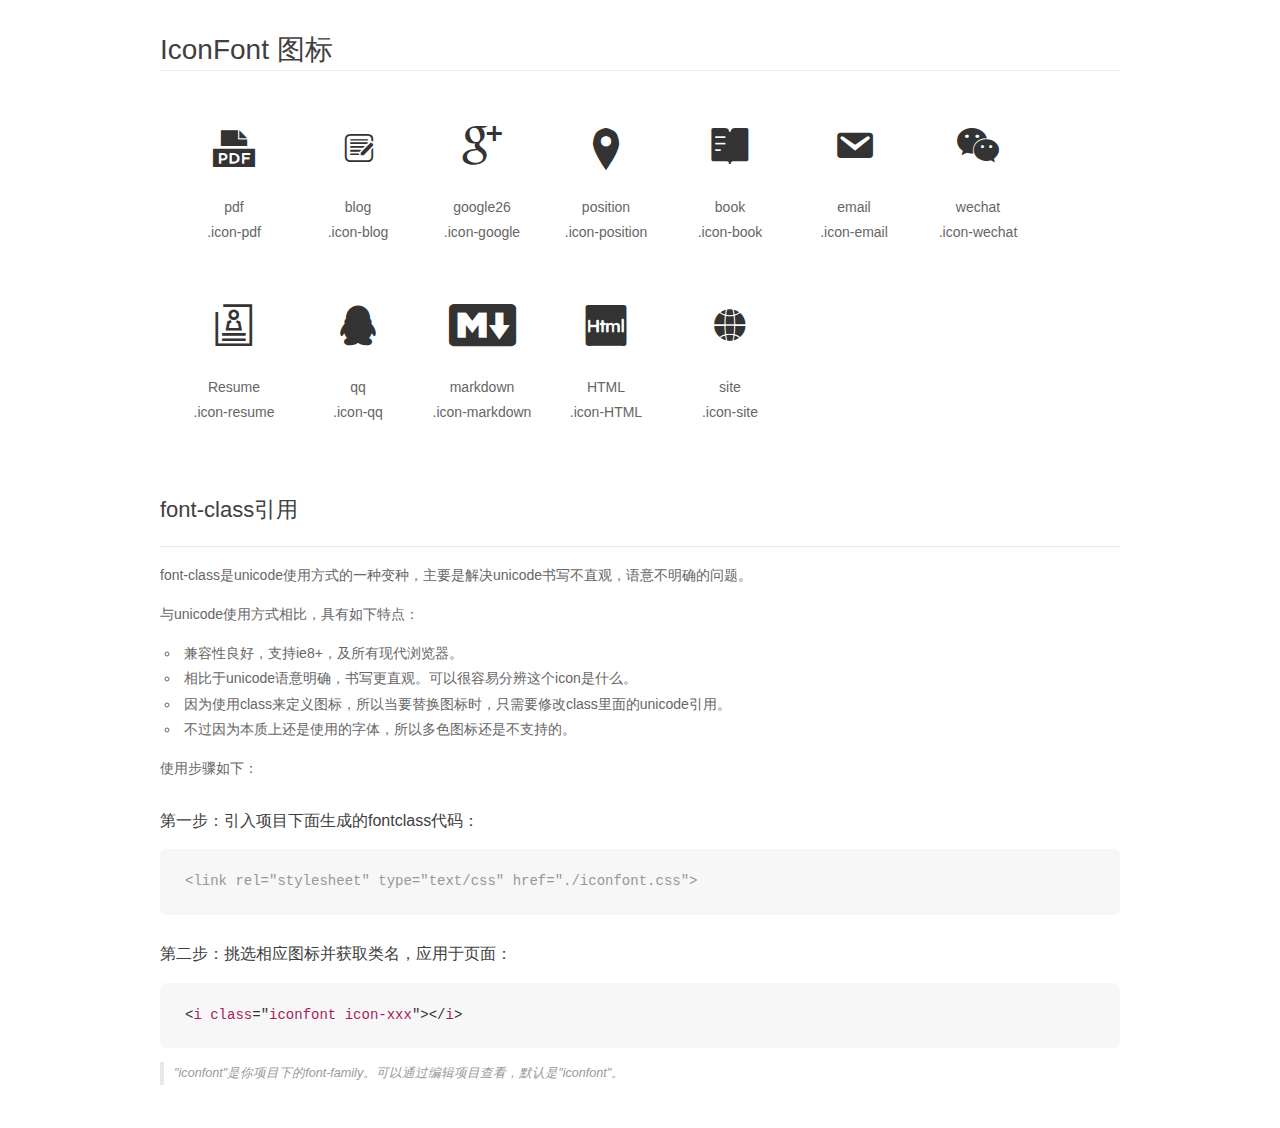
<file: fonts/font-alibaba/demo_fontclass.html>
<!DOCTYPE html>
<html>
<head>
    <meta charset="utf-8"/>
    <title>IconFont</title>
    <link rel="stylesheet" href="demo.css">
    <link rel="stylesheet" href="iconfont.css">
</head>
<body>
    <div class="main markdown">
        <h1>IconFont 图标</h1>
        <ul class="icon_lists clear">
            
                <li>
                <i class="icon iconfont icon-pdf"></i>
                    <div class="name">pdf</div>
                    <div class="fontclass">.icon-pdf</div>
                </li>
            
                <li>
                <i class="icon iconfont icon-blog"></i>
                    <div class="name">blog</div>
                    <div class="fontclass">.icon-blog</div>
                </li>
            
                <li>
                <i class="icon iconfont icon-google"></i>
                    <div class="name">google26</div>
                    <div class="fontclass">.icon-google</div>
                </li>
            
                <li>
                <i class="icon iconfont icon-position"></i>
                    <div class="name">position</div>
                    <div class="fontclass">.icon-position</div>
                </li>
            
                <li>
                <i class="icon iconfont icon-book"></i>
                    <div class="name">book</div>
                    <div class="fontclass">.icon-book</div>
                </li>
            
                <li>
                <i class="icon iconfont icon-email"></i>
                    <div class="name">email</div>
                    <div class="fontclass">.icon-email</div>
                </li>
            
                <li>
                <i class="icon iconfont icon-wechat"></i>
                    <div class="name">wechat</div>
                    <div class="fontclass">.icon-wechat</div>
                </li>
            
                <li>
                <i class="icon iconfont icon-resume"></i>
                    <div class="name">Resume</div>
                    <div class="fontclass">.icon-resume</div>
                </li>
            
                <li>
                <i class="icon iconfont icon-qq"></i>
                    <div class="name">qq</div>
                    <div class="fontclass">.icon-qq</div>
                </li>
            
                <li>
                <i class="icon iconfont icon-markdown"></i>
                    <div class="name">markdown</div>
                    <div class="fontclass">.icon-markdown</div>
                </li>
            
                <li>
                <i class="icon iconfont icon-HTML"></i>
                    <div class="name">HTML</div>
                    <div class="fontclass">.icon-HTML</div>
                </li>
            
                <li>
                <i class="icon iconfont icon-site"></i>
                    <div class="name">site</div>
                    <div class="fontclass">.icon-site</div>
                </li>
            
        </ul>

        <h2 id="font-class-">font-class引用</h2>
        <hr>

        <p>font-class是unicode使用方式的一种变种，主要是解决unicode书写不直观，语意不明确的问题。</p>
        <p>与unicode使用方式相比，具有如下特点：</p>
        <ul>
        <li>兼容性良好，支持ie8+，及所有现代浏览器。</li>
        <li>相比于unicode语意明确，书写更直观。可以很容易分辨这个icon是什么。</li>
        <li>因为使用class来定义图标，所以当要替换图标时，只需要修改class里面的unicode引用。</li>
        <li>不过因为本质上还是使用的字体，所以多色图标还是不支持的。</li>
        </ul>
        <p>使用步骤如下：</p>
        <h3 id="-fontclass-">第一步：引入项目下面生成的fontclass代码：</h3>


        <pre><code class="lang-js hljs javascript"><span class="hljs-comment">&lt;link rel="stylesheet" type="text/css" href="./iconfont.css"&gt;</span></code></pre>
        <h3 id="-">第二步：挑选相应图标并获取类名，应用于页面：</h3>
        <pre><code class="lang-css hljs">&lt;<span class="hljs-selector-tag">i</span> <span class="hljs-selector-tag">class</span>="<span class="hljs-selector-tag">iconfont</span> <span class="hljs-selector-tag">icon-xxx</span>"&gt;&lt;/<span class="hljs-selector-tag">i</span>&gt;</code></pre>
        <blockquote>
        <p>"iconfont"是你项目下的font-family。可以通过编辑项目查看，默认是"iconfont"。</p>
        </blockquote>
    </div>
</body>
</html>
</file>
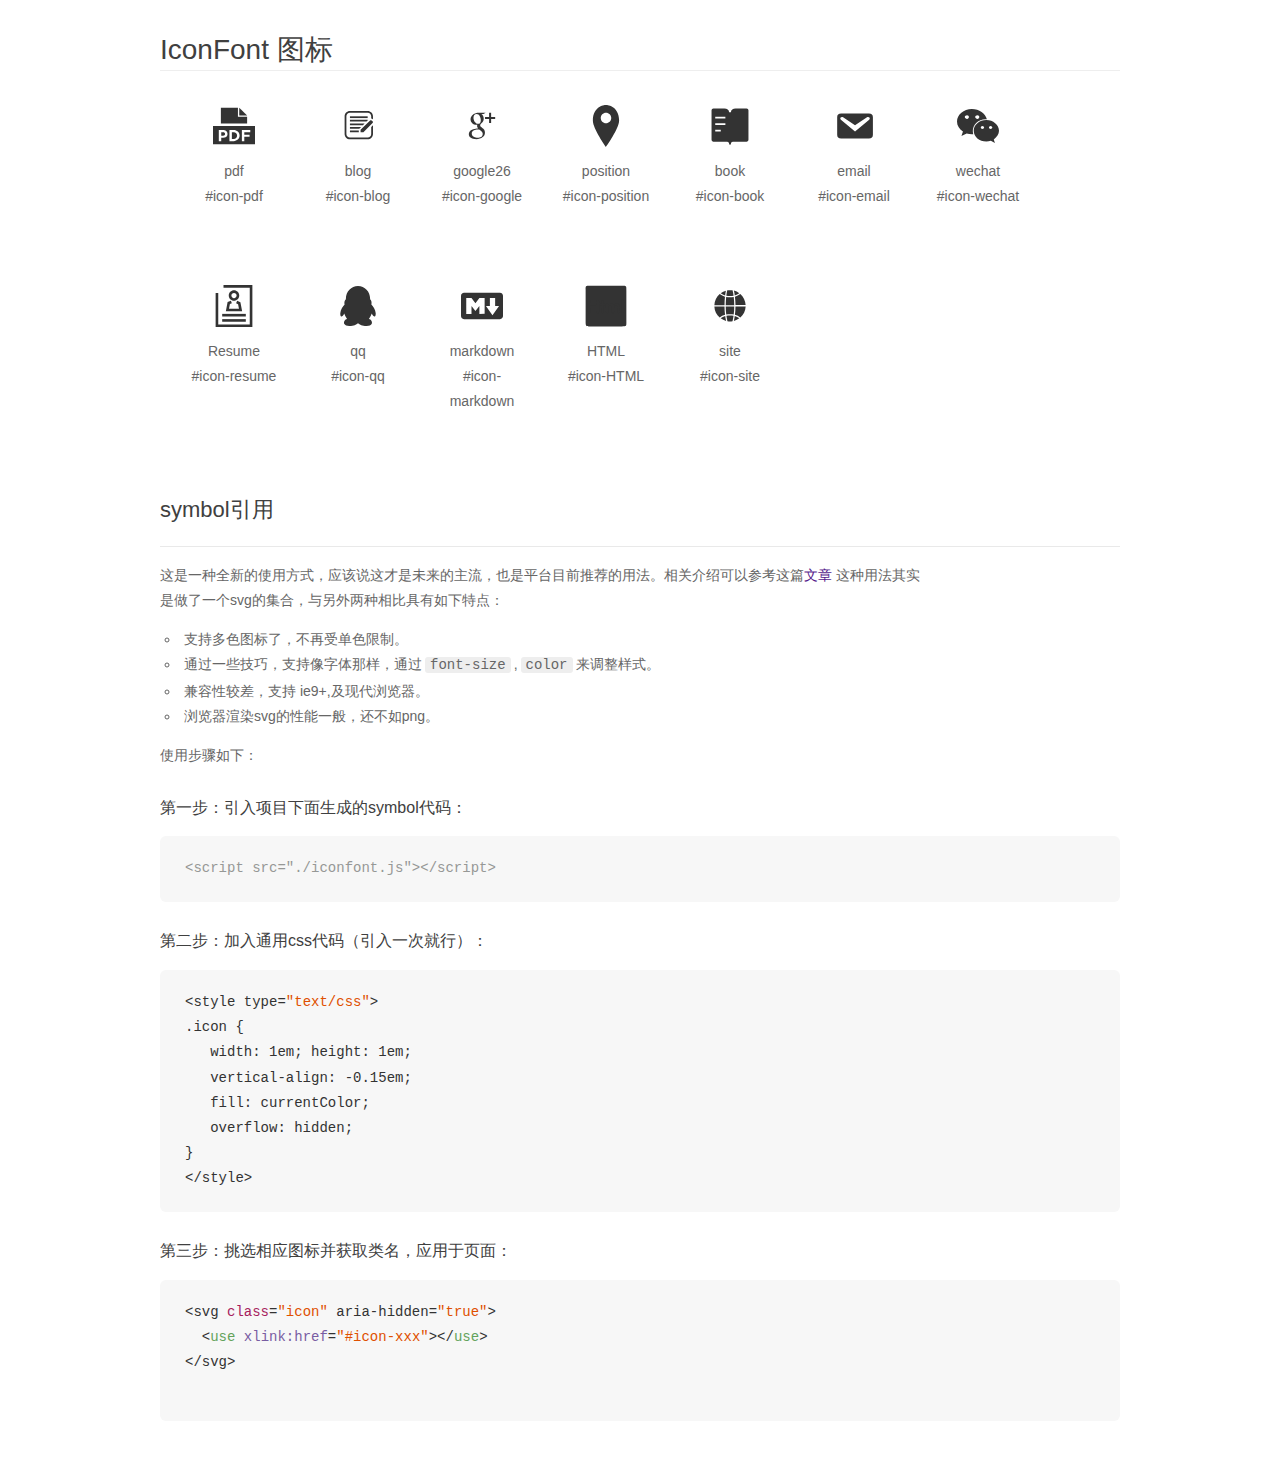
<file: fonts/font-alibaba/demo_symbol.html>
<!DOCTYPE html>
<html>
<head>
    <meta charset="utf-8"/>
    <title>IconFont</title>
    <link rel="stylesheet" href="demo.css">
    <script src="iconfont.js"></script>

    <style type="text/css">
        .icon {
          /* 通过设置 font-size 来改变图标大小 */
          width: 1em; height: 1em;
          /* 图标和文字相邻时，垂直对齐 */
          vertical-align: -0.15em;
          /* 通过设置 color 来改变 SVG 的颜色/fill */
          fill: currentColor;
          /* path 和 stroke 溢出 viewBox 部分在 IE 下会显示
             normalize.css 中也包含这行 */
          overflow: hidden;
        }

    </style>
</head>
<body>
    <div class="main markdown">
        <h1>IconFont 图标</h1>
        <ul class="icon_lists clear">
            
                <li>
                    <svg class="icon" aria-hidden="true">
                        <use xlink:href="#icon-pdf"></use>
                    </svg>
                    <div class="name">pdf</div>
                    <div class="fontclass">#icon-pdf</div>
                </li>
            
                <li>
                    <svg class="icon" aria-hidden="true">
                        <use xlink:href="#icon-blog"></use>
                    </svg>
                    <div class="name">blog</div>
                    <div class="fontclass">#icon-blog</div>
                </li>
            
                <li>
                    <svg class="icon" aria-hidden="true">
                        <use xlink:href="#icon-google"></use>
                    </svg>
                    <div class="name">google26</div>
                    <div class="fontclass">#icon-google</div>
                </li>
            
                <li>
                    <svg class="icon" aria-hidden="true">
                        <use xlink:href="#icon-position"></use>
                    </svg>
                    <div class="name">position</div>
                    <div class="fontclass">#icon-position</div>
                </li>
            
                <li>
                    <svg class="icon" aria-hidden="true">
                        <use xlink:href="#icon-book"></use>
                    </svg>
                    <div class="name">book</div>
                    <div class="fontclass">#icon-book</div>
                </li>
            
                <li>
                    <svg class="icon" aria-hidden="true">
                        <use xlink:href="#icon-email"></use>
                    </svg>
                    <div class="name">email</div>
                    <div class="fontclass">#icon-email</div>
                </li>
            
                <li>
                    <svg class="icon" aria-hidden="true">
                        <use xlink:href="#icon-wechat"></use>
                    </svg>
                    <div class="name">wechat</div>
                    <div class="fontclass">#icon-wechat</div>
                </li>
            
                <li>
                    <svg class="icon" aria-hidden="true">
                        <use xlink:href="#icon-resume"></use>
                    </svg>
                    <div class="name">Resume</div>
                    <div class="fontclass">#icon-resume</div>
                </li>
            
                <li>
                    <svg class="icon" aria-hidden="true">
                        <use xlink:href="#icon-qq"></use>
                    </svg>
                    <div class="name">qq</div>
                    <div class="fontclass">#icon-qq</div>
                </li>
            
                <li>
                    <svg class="icon" aria-hidden="true">
                        <use xlink:href="#icon-markdown"></use>
                    </svg>
                    <div class="name">markdown</div>
                    <div class="fontclass">#icon-markdown</div>
                </li>
            
                <li>
                    <svg class="icon" aria-hidden="true">
                        <use xlink:href="#icon-HTML"></use>
                    </svg>
                    <div class="name">HTML</div>
                    <div class="fontclass">#icon-HTML</div>
                </li>
            
                <li>
                    <svg class="icon" aria-hidden="true">
                        <use xlink:href="#icon-site"></use>
                    </svg>
                    <div class="name">site</div>
                    <div class="fontclass">#icon-site</div>
                </li>
            
        </ul>


        <h2 id="symbol-">symbol引用</h2>
        <hr>

        <p>这是一种全新的使用方式，应该说这才是未来的主流，也是平台目前推荐的用法。相关介绍可以参考这篇<a href="">文章</a>
        这种用法其实是做了一个svg的集合，与另外两种相比具有如下特点：</p>
        <ul>
          <li>支持多色图标了，不再受单色限制。</li>
          <li>通过一些技巧，支持像字体那样，通过<code>font-size</code>,<code>color</code>来调整样式。</li>
          <li>兼容性较差，支持 ie9+,及现代浏览器。</li>
          <li>浏览器渲染svg的性能一般，还不如png。</li>
        </ul>
        <p>使用步骤如下：</p>
        <h3 id="-symbol-">第一步：引入项目下面生成的symbol代码：</h3>
        <pre><code class="lang-js hljs javascript"><span class="hljs-comment">&lt;script src="./iconfont.js"&gt;&lt;/script&gt;</span></code></pre>
        <h3 id="-css-">第二步：加入通用css代码（引入一次就行）：</h3>
        <pre><code class="lang-js hljs javascript">&lt;style type=<span class="hljs-string">"text/css"</span>&gt;
.icon {
   width: <span class="hljs-number">1</span>em; height: <span class="hljs-number">1</span>em;
   vertical-align: <span class="hljs-number">-0.15</span>em;
   fill: currentColor;
   overflow: hidden;
}
&lt;<span class="hljs-regexp">/style&gt;</span></code></pre>
        <h3 id="-">第三步：挑选相应图标并获取类名，应用于页面：</h3>
        <pre><code class="lang-js hljs javascript">&lt;svg <span class="hljs-class"><span class="hljs-keyword">class</span></span>=<span class="hljs-string">"icon"</span> aria-hidden=<span class="hljs-string">"true"</span>&gt;<span class="xml"><span class="hljs-tag">
  &lt;<span class="hljs-name">use</span> <span class="hljs-attr">xlink:href</span>=<span class="hljs-string">"#icon-xxx"</span>&gt;</span><span class="hljs-tag">&lt;/<span class="hljs-name">use</span>&gt;</span>
</span>&lt;<span class="hljs-regexp">/svg&gt;
        </span></code></pre>
    </div>
</body>
</html>
</file>
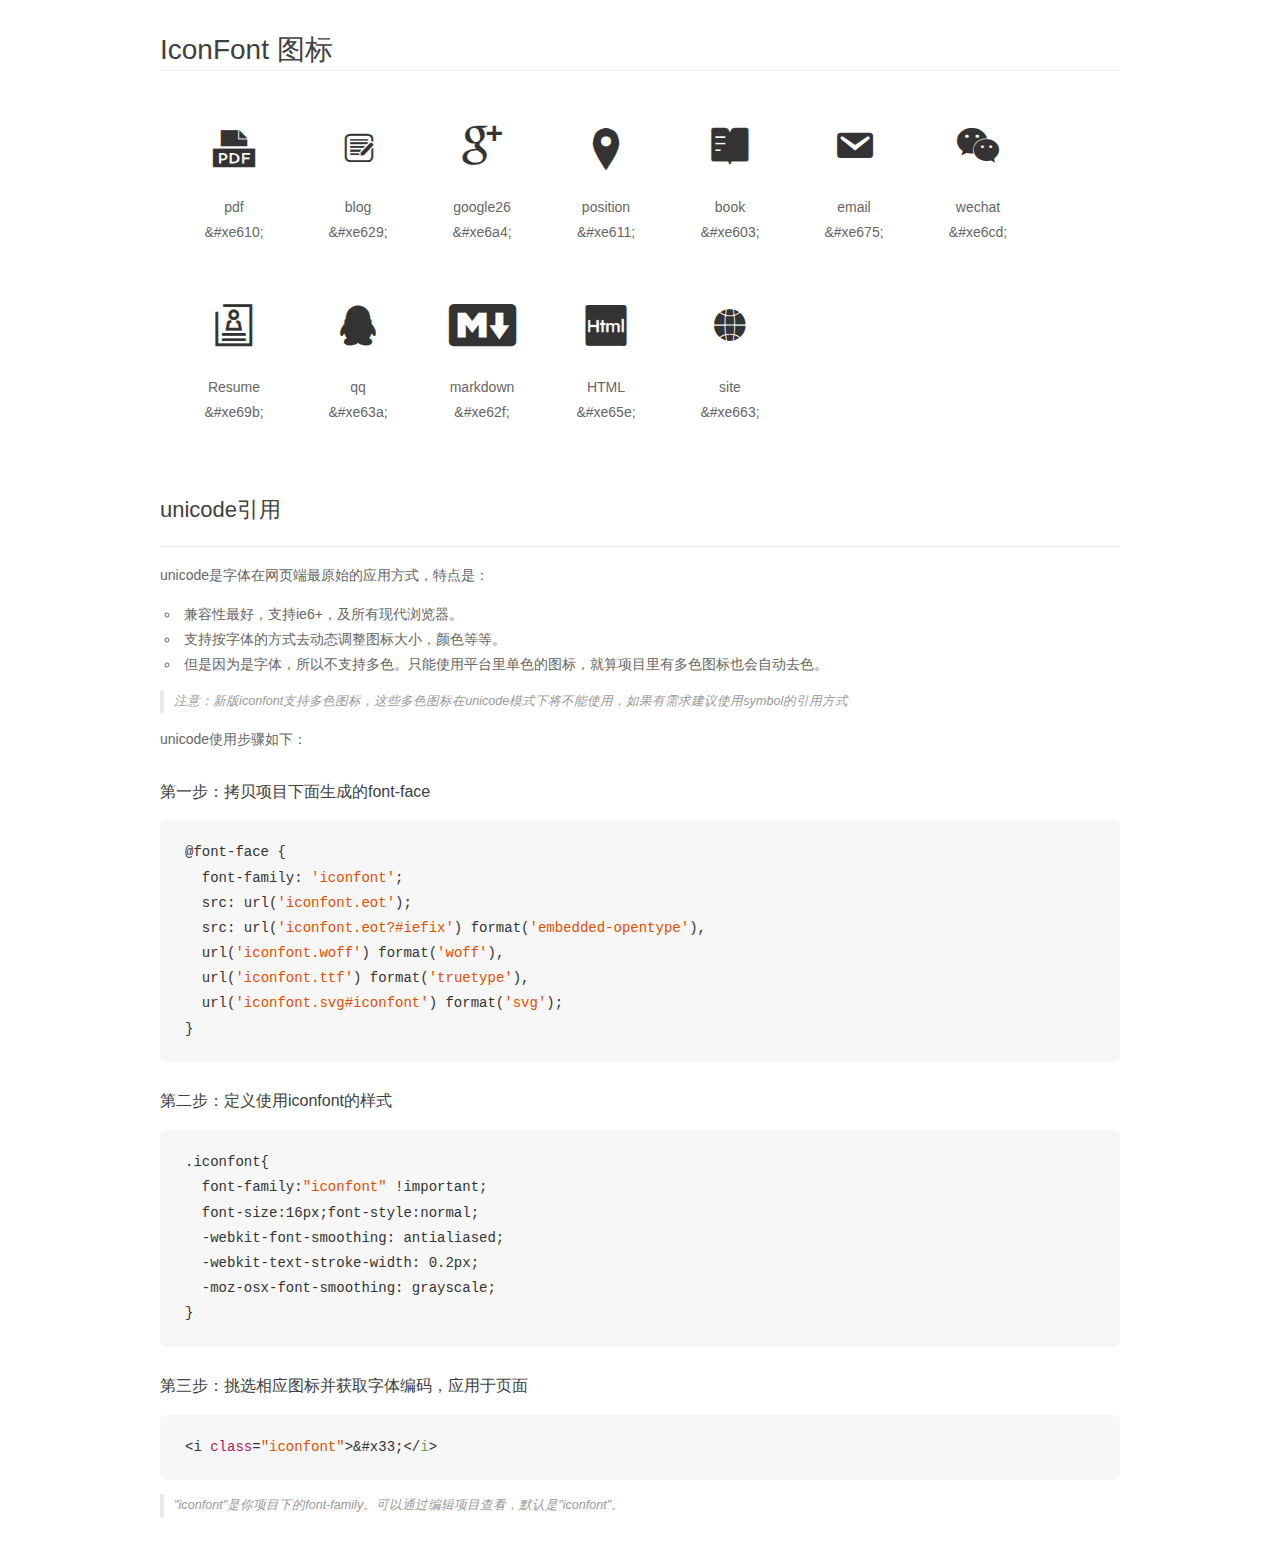
<file: fonts/font-alibaba/demo_unicode.html>
<!DOCTYPE html>
<html>
<head>
    <meta charset="utf-8"/>
    <title>IconFont</title>
    <link rel="stylesheet" href="demo.css">

    <style type="text/css">

        @font-face {font-family: "iconfont";
          src: url('iconfont.eot'); /* IE9*/
          src: url('iconfont.eot#iefix') format('embedded-opentype'), /* IE6-IE8 */
          url('iconfont.woff') format('woff'), /* chrome, firefox */
          url('iconfont.ttf') format('truetype'), /* chrome, firefox, opera, Safari, Android, iOS 4.2+*/
          url('iconfont.svg#iconfont') format('svg'); /* iOS 4.1- */
        }

        .iconfont {
          font-family:"iconfont" !important;
          font-size:16px;
          font-style:normal;
          -webkit-font-smoothing: antialiased;
          -webkit-text-stroke-width: 0.2px;
          -moz-osx-font-smoothing: grayscale;
        }

    </style>
</head>
<body>
    <div class="main markdown">
        <h1>IconFont 图标</h1>
        <ul class="icon_lists clear">
            
                <li>
                <i class="icon iconfont">&#xe610;</i>
                    <div class="name">pdf</div>
                    <div class="code">&amp;#xe610;</div>
                </li>
            
                <li>
                <i class="icon iconfont">&#xe629;</i>
                    <div class="name">blog</div>
                    <div class="code">&amp;#xe629;</div>
                </li>
            
                <li>
                <i class="icon iconfont">&#xe6a4;</i>
                    <div class="name">google26</div>
                    <div class="code">&amp;#xe6a4;</div>
                </li>
            
                <li>
                <i class="icon iconfont">&#xe611;</i>
                    <div class="name">position</div>
                    <div class="code">&amp;#xe611;</div>
                </li>
            
                <li>
                <i class="icon iconfont">&#xe603;</i>
                    <div class="name">book</div>
                    <div class="code">&amp;#xe603;</div>
                </li>
            
                <li>
                <i class="icon iconfont">&#xe675;</i>
                    <div class="name">email</div>
                    <div class="code">&amp;#xe675;</div>
                </li>
            
                <li>
                <i class="icon iconfont">&#xe6cd;</i>
                    <div class="name">wechat</div>
                    <div class="code">&amp;#xe6cd;</div>
                </li>
            
                <li>
                <i class="icon iconfont">&#xe69b;</i>
                    <div class="name">Resume</div>
                    <div class="code">&amp;#xe69b;</div>
                </li>
            
                <li>
                <i class="icon iconfont">&#xe63a;</i>
                    <div class="name">qq</div>
                    <div class="code">&amp;#xe63a;</div>
                </li>
            
                <li>
                <i class="icon iconfont">&#xe62f;</i>
                    <div class="name">markdown</div>
                    <div class="code">&amp;#xe62f;</div>
                </li>
            
                <li>
                <i class="icon iconfont">&#xe65e;</i>
                    <div class="name">HTML</div>
                    <div class="code">&amp;#xe65e;</div>
                </li>
            
                <li>
                <i class="icon iconfont">&#xe663;</i>
                    <div class="name">site</div>
                    <div class="code">&amp;#xe663;</div>
                </li>
            
        </ul>
        <h2 id="unicode-">unicode引用</h2>
        <hr>

        <p>unicode是字体在网页端最原始的应用方式，特点是：</p>
        <ul>
        <li>兼容性最好，支持ie6+，及所有现代浏览器。</li>
        <li>支持按字体的方式去动态调整图标大小，颜色等等。</li>
        <li>但是因为是字体，所以不支持多色。只能使用平台里单色的图标，就算项目里有多色图标也会自动去色。</li>
        </ul>
        <blockquote>
        <p>注意：新版iconfont支持多色图标，这些多色图标在unicode模式下将不能使用，如果有需求建议使用symbol的引用方式</p>
        </blockquote>
        <p>unicode使用步骤如下：</p>
        <h3 id="-font-face">第一步：拷贝项目下面生成的font-face</h3>
        <pre><code class="lang-js hljs javascript">@font-face {
  font-family: <span class="hljs-string">'iconfont'</span>;
  src: url(<span class="hljs-string">'iconfont.eot'</span>);
  src: url(<span class="hljs-string">'iconfont.eot?#iefix'</span>) format(<span class="hljs-string">'embedded-opentype'</span>),
  url(<span class="hljs-string">'iconfont.woff'</span>) format(<span class="hljs-string">'woff'</span>),
  url(<span class="hljs-string">'iconfont.ttf'</span>) format(<span class="hljs-string">'truetype'</span>),
  url(<span class="hljs-string">'iconfont.svg#iconfont'</span>) format(<span class="hljs-string">'svg'</span>);
}
</code></pre>
        <h3 id="-iconfont-">第二步：定义使用iconfont的样式</h3>
        <pre><code class="lang-js hljs javascript">.iconfont{
  font-family:<span class="hljs-string">"iconfont"</span> !important;
  font-size:<span class="hljs-number">16</span>px;font-style:normal;
  -webkit-font-smoothing: antialiased;
  -webkit-text-stroke-width: <span class="hljs-number">0.2</span>px;
  -moz-osx-font-smoothing: grayscale;
}
</code></pre>
        <h3 id="-">第三步：挑选相应图标并获取字体编码，应用于页面</h3>
        <pre><code class="lang-js hljs javascript">&lt;i <span class="hljs-class"><span class="hljs-keyword">class</span></span>=<span class="hljs-string">"iconfont"</span>&gt;&amp;#x33;<span class="xml"><span class="hljs-tag">&lt;/<span class="hljs-name">i</span>&gt;</span></span></code></pre>

        <blockquote>
        <p>"iconfont"是你项目下的font-family。可以通过编辑项目查看，默认是"iconfont"。</p>
        </blockquote>
    </div>


</body>
</html>
</file>
<file: fonts/font-alibaba/iconfont.css>
@font-face {font-family: "iconfont";
  src: url('iconfont.eot?t=1504596090514'); /* IE9*/
  src: url('iconfont.eot?t=1504596090514#iefix') format('embedded-opentype'), /* IE6-IE8 */
  url('[data-uri]') format('woff'),
  url('iconfont.ttf?t=1504596090514') format('truetype'), /* chrome, firefox, opera, Safari, Android, iOS 4.2+*/
  url('iconfont.svg?t=1504596090514#iconfont') format('svg'); /* iOS 4.1- */
}

.iconfont {
  font-family:"iconfont" !important;
  font-size:16px;
  font-style:normal;
  -webkit-font-smoothing: antialiased;
  -moz-osx-font-smoothing: grayscale;
}

.icon-pdf:before { content: "\e610"; }

.icon-blog:before { content: "\e629"; }

.icon-google:before { content: "\e6a4"; }

.icon-position:before { content: "\e611"; }

.icon-book:before { content: "\e603"; }

.icon-email:before { content: "\e675"; }

.icon-wechat:before { content: "\e6cd"; }

.icon-resume:before { content: "\e69b"; }

.icon-qq:before { content: "\e63a"; }

.icon-markdown:before { content: "\e62f"; }

.icon-HTML:before { content: "\e65e"; }

.icon-site:before { content: "\e663"; }
</file>
<file: fonts/font-alibaba/demo.css>
*{margin: 0;padding: 0;list-style: none;}
/*
KISSY CSS Reset
理念：1. reset 的目的不是清除浏览器的默认样式，这仅是部分工作。清除和重置是紧密不可分的。
2. reset 的目的不是让默认样式在所有浏览器下一致，而是减少默认样式有可能带来的问题。
3. reset 期望提供一套普适通用的基础样式。但没有银弹，推荐根据具体需求，裁剪和修改后再使用。
特色：1. 适应中文；2. 基于最新主流浏览器。
维护：玉伯<lifesinger@gmail.com>, 正淳<ragecarrier@gmail.com>
 */

/** 清除内外边距 **/
body, h1, h2, h3, h4, h5, h6, hr, p, blockquote, /* structural elements 结构元素 */
dl, dt, dd, ul, ol, li, /* list elements 列表元素 */
pre, /* text formatting elements 文本格式元素 */
form, fieldset, legend, button, input, textarea, /* form elements 表单元素 */
th, td /* table elements 表格元素 */ {
  margin: 0;
  padding: 0;
}

/** 设置默认字体 **/
body,
button, input, select, textarea /* for ie */ {
  font: 12px/1.5 tahoma, arial, \5b8b\4f53, sans-serif;
}
h1, h2, h3, h4, h5, h6 { font-size: 100%; }
address, cite, dfn, em, var { font-style: normal; } /* 将斜体扶正 */
code, kbd, pre, samp { font-family: courier new, courier, monospace; } /* 统一等宽字体 */
small { font-size: 12px; } /* 小于 12px 的中文很难阅读，让 small 正常化 */

/** 重置列表元素 **/
ul, ol { list-style: none; }

/** 重置文本格式元素 **/
a { text-decoration: none; }
a:hover { text-decoration: underline; }


/** 重置表单元素 **/
legend { color: #000; } /* for ie6 */
fieldset, img { border: 0; } /* img 搭车：让链接里的 img 无边框 */
button, input, select, textarea { font-size: 100%; } /* 使得表单元素在 ie 下能继承字体大小 */
/* 注：optgroup 无法扶正 */

/** 重置表格元素 **/
table { border-collapse: collapse; border-spacing: 0; }

/* 清除浮动 */
.ks-clear:after, .clear:after {
  content: '\20';
  display: block;
  height: 0;
  clear: both;
}
.ks-clear, .clear {
  *zoom: 1;
}

.main {
  padding: 30px 100px;
width: 960px;
margin: 0 auto;
}
.main h1{font-size:36px; color:#333; text-align:left;margin-bottom:30px; border-bottom: 1px solid #eee;}

.helps{margin-top:40px;}
.helps pre{
  padding:20px;
  margin:10px 0;
  border:solid 1px #e7e1cd;
  background-color: #fffdef;
  overflow: auto;
}

.icon_lists{
  width: 100% !important;

}

.icon_lists li{
  float:left;
  width: 100px;
  height:180px;
  text-align: center;
  list-style: none !important;
}
.icon_lists .icon{
  font-size: 42px;
  line-height: 100px;
  margin: 10px 0;
  color:#333;
  -webkit-transition: font-size 0.25s ease-out 0s;
  -moz-transition: font-size 0.25s ease-out 0s;
  transition: font-size 0.25s ease-out 0s;

}
.icon_lists .icon:hover{
  font-size: 100px;
}



.markdown {
  color: #666;
  font-size: 14px;
  line-height: 1.8;
}

.highlight {
  line-height: 1.5;
}

.markdown img {
  vertical-align: middle;
  max-width: 100%;
}

.markdown h1 {
  color: #404040;
  font-weight: 500;
  line-height: 40px;
  margin-bottom: 24px;
}

.markdown h2,
.markdown h3,
.markdown h4,
.markdown h5,
.markdown h6 {
  color: #404040;
  margin: 1.6em 0 0.6em 0;
  font-weight: 500;
  clear: both;
}

.markdown h1 {
  font-size: 28px;
}

.markdown h2 {
  font-size: 22px;
}

.markdown h3 {
  font-size: 16px;
}

.markdown h4 {
  font-size: 14px;
}

.markdown h5 {
  font-size: 12px;
}

.markdown h6 {
  font-size: 12px;
}

.markdown hr {
  height: 1px;
  border: 0;
  background: #e9e9e9;
  margin: 16px 0;
  clear: both;
}

.markdown p,
.markdown pre {
  margin: 1em 0;
}

.markdown > p,
.markdown > blockquote,
.markdown > .highlight,
.markdown > ol,
.markdown > ul {
  width: 80%;
}

.markdown ul > li {
  list-style: circle;
}

.markdown > ul li,
.markdown blockquote ul > li {
  margin-left: 20px;
  padding-left: 4px;
}

.markdown > ul li p,
.markdown > ol li p {
  margin: 0.6em 0;
}

.markdown ol > li {
  list-style: decimal;
}

.markdown > ol li,
.markdown blockquote ol > li {
  margin-left: 20px;
  padding-left: 4px;
}

.markdown code {
  margin: 0 3px;
  padding: 0 5px;
  background: #eee;
  border-radius: 3px;
}

.markdown pre {
  border-radius: 6px;
  background: #f7f7f7;
  padding: 20px;
}

.markdown pre code {
  border: none;
  background: #f7f7f7;
  margin: 0;
}

.markdown strong,
.markdown b {
  font-weight: 600;
}

.markdown > table {
  border-collapse: collapse;
  border-spacing: 0px;
  empty-cells: show;
  border: 1px solid #e9e9e9;
  width: 95%;
  margin-bottom: 24px;
}

.markdown > table th {
  white-space: nowrap;
  color: #333;
  font-weight: 600;

}

.markdown > table th,
.markdown > table td {
  border: 1px solid #e9e9e9;
  padding: 8px 16px;
  text-align: left;
}

.markdown > table th {
  background: #F7F7F7;
}

.markdown blockquote {
  font-size: 90%;
  color: #999;
  border-left: 4px solid #e9e9e9;
  padding-left: 0.8em;
  margin: 1em 0;
  font-style: italic;
}

.markdown blockquote p {
  margin: 0;
}

.markdown .anchor {
  opacity: 0;
  transition: opacity 0.3s ease;
  margin-left: 8px;
}

.markdown .waiting {
  color: #ccc;
}

.markdown h1:hover .anchor,
.markdown h2:hover .anchor,
.markdown h3:hover .anchor,
.markdown h4:hover .anchor,
.markdown h5:hover .anchor,
.markdown h6:hover .anchor {
  opacity: 1;
  display: inline-block;
}

.markdown > br,
.markdown > p > br {
  clear: both;
}


.hljs {
  display: block;
  background: white;
  padding: 0.5em;
  color: #333333;
  overflow-x: auto;
}

.hljs-comment,
.hljs-meta {
  color: #969896;
}

.hljs-string,
.hljs-variable,
.hljs-template-variable,
.hljs-strong,
.hljs-emphasis,
.hljs-quote {
  color: #df5000;
}

.hljs-keyword,
.hljs-selector-tag,
.hljs-type {
  color: #a71d5d;
}

.hljs-literal,
.hljs-symbol,
.hljs-bullet,
.hljs-attribute {
  color: #0086b3;
}

.hljs-section,
.hljs-name {
  color: #63a35c;
}

.hljs-tag {
  color: #333333;
}

.hljs-title,
.hljs-attr,
.hljs-selector-id,
.hljs-selector-class,
.hljs-selector-attr,
.hljs-selector-pseudo {
  color: #795da3;
}

.hljs-addition {
  color: #55a532;
  background-color: #eaffea;
}

.hljs-deletion {
  color: #bd2c00;
  background-color: #ffecec;
}

.hljs-link {
  text-decoration: underline;
}

pre{
  background: #fff;
}
</file>
